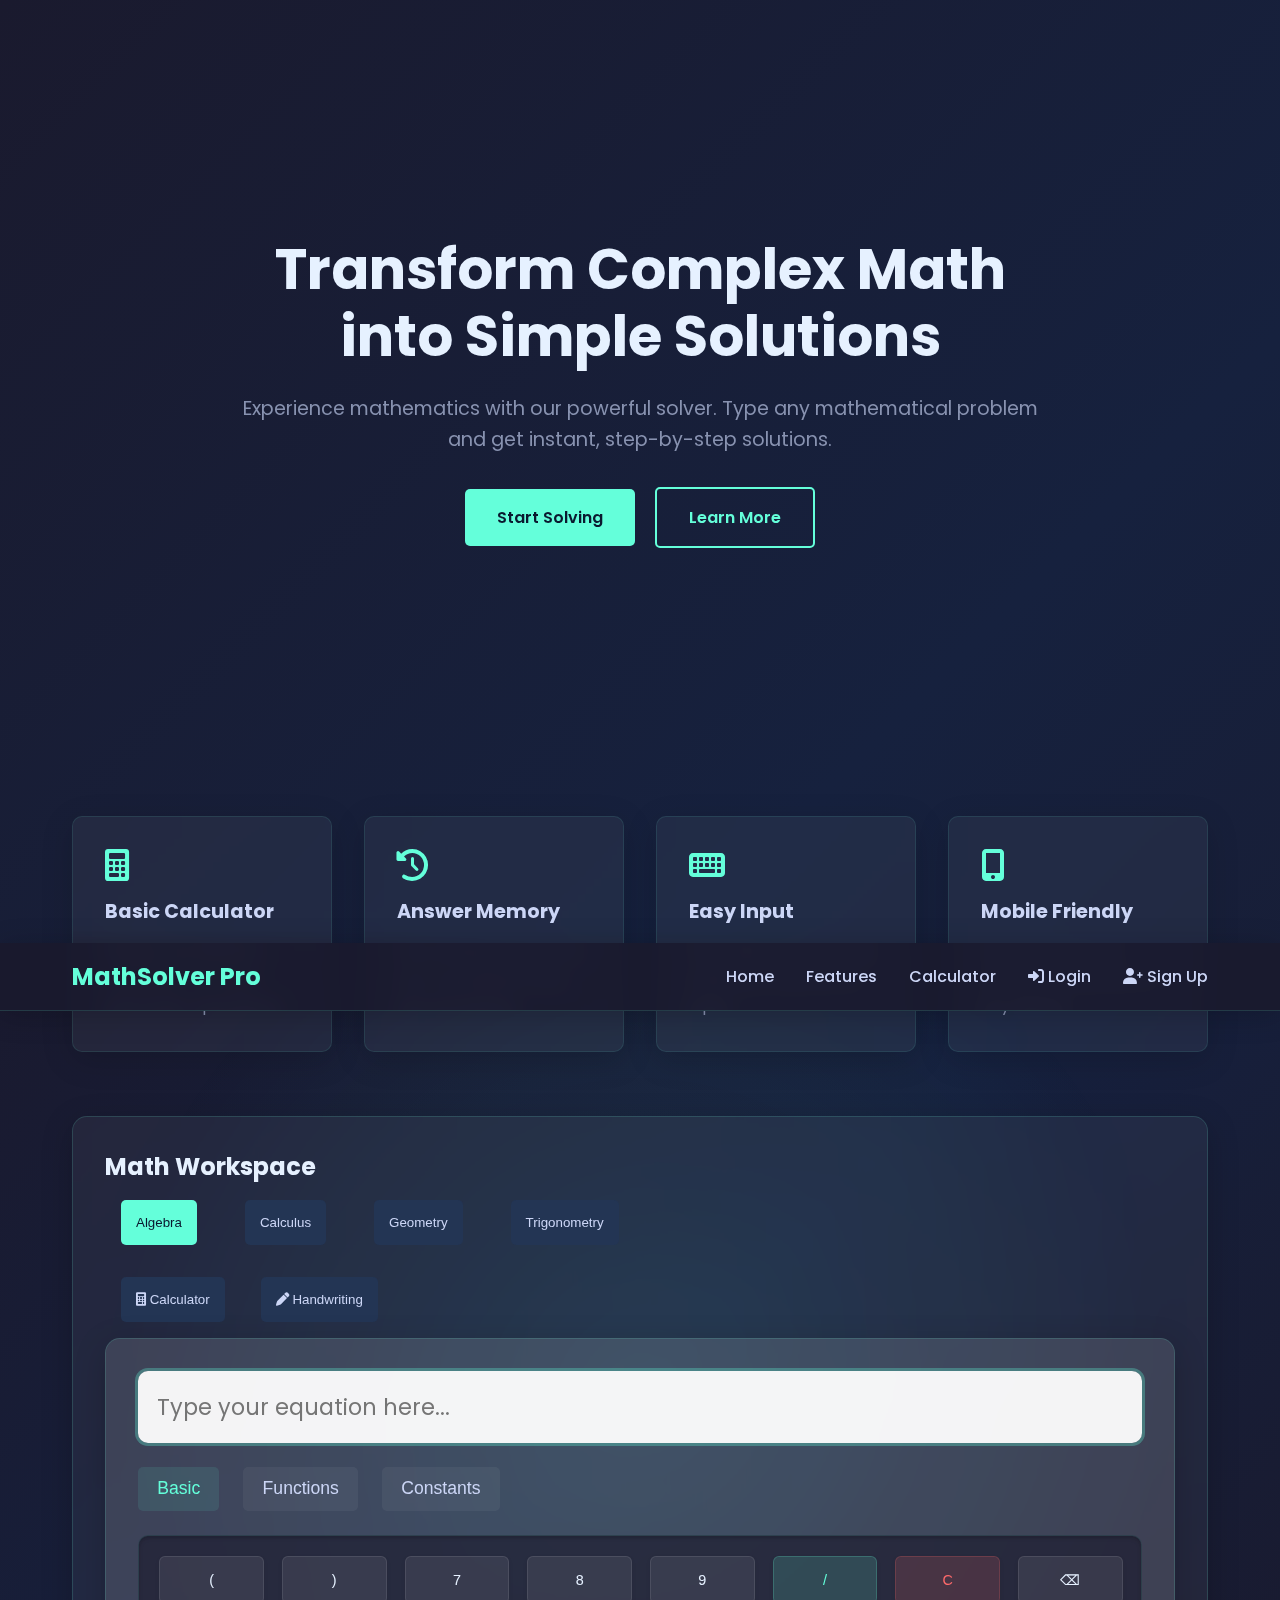
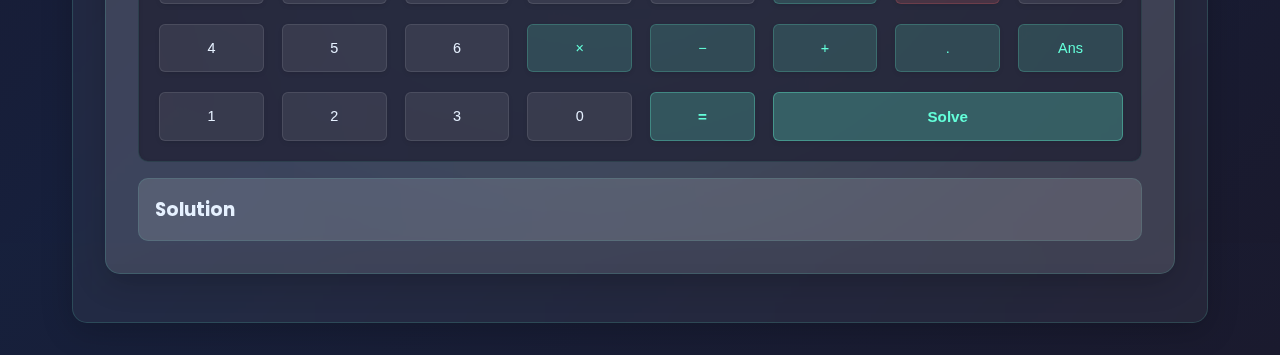
<file: index.html>
<!DOCTYPE html>
<html lang="en">
<head>
    <meta charset="UTF-8">
    <meta name="viewport" content="width=device-width, initial-scale=1.0">
    <title>MathSolver Pro - Smart Mathematics Solutions</title>
    <link href="https://fonts.googleapis.com/css2?family=Poppins:wght@300;400;500;600;700&display=swap" rel="stylesheet">
    <link href="https://cdnjs.cloudflare.com/ajax/libs/font-awesome/6.0.0/css/all.min.css" rel="stylesheet">
    <style>
        .nav-bar {
            position: fixed;
            top: 0;
            left: 0;
            width: 100%;
            background: rgba(26, 26, 46, 0.9);
            padding: 1rem 0;
            z-index: 1000;
            backdrop-filter: blur(10px);
            border-bottom: 1px solid rgba(100, 255, 218, 0.15);
            box-shadow: 0 4px 30px rgba(0, 0, 0, 0.2);
        }

        .nav-content {
            max-width: 1200px;
            margin: 0 auto;
            display: flex;
            justify-content: space-between;
            align-items: center;
            padding: 0 2rem;
        }

        .logo {
            font-size: 1.5rem;
            font-weight: 700;
            color: #64ffda;
            text-decoration: none;
        }

        .nav-links {
            display: flex;
            gap: 2rem;
        }

        .nav-link {
            color: #ccd6f6;
            text-decoration: none;
            font-weight: 500;
            transition: color 0.3s ease;
        }

        .nav-link:hover {
            color: #64ffda;
        }
        .container {
            padding-top: 5rem;
        }

        .hero-section {
            text-align: center;
            min-height: 80vh;
            display: flex;
            align-items: center;
            justify-content: center;
        }

        .hero-content {
            max-width: 800px;
            margin: 0 auto;
        }
        @media (max-width: 768px) {
            .nav-content {
                flex-direction: column;
                gap: 1rem;
                padding: 1rem;
            }

            .nav-links {
                flex-direction: column;
                align-items: center;
                gap: 1rem;
            }

            .container {
                padding-top: 8rem;
            }
        }
    </style>
    <link rel="stylesheet" href="style.css">
</head>
<body>
    <div class="math-background"></div>
    <nav class="nav-bar">
        <div class="nav-content">
            <a href="#" class="logo">MathSolver Pro</a>
            <div class="nav-links">
                <a href="#" class="nav-link">Home</a>
                <a href="#features" class="nav-link">Features</a>
                <a href="#workspace" class="nav-link">Calculator</a>
                <a href="login.html" class="nav-link"><i class="fas fa-sign-in-alt"></i> Login</a>
                <a href="signup.html" class="nav-link"><i class="fas fa-user-plus"></i> Sign Up</a>
            </div>
        </div>
    </nav>
    <div class="container">
        <section class="hero-section">
            <div class="hero-content">
                <h1 class="hero-title">Transform Complex Math into Simple Solutions</h1>
                <p class="hero-subtitle">Experience mathematics with our powerful solver. Type any mathematical problem and get instant, step-by-step solutions.</p>
                <div class="hero-buttons">
                    <a href="#workspace" class="btn btn-primary">Start Solving</a>
                    <a href="#features" class="btn btn-secondary">Learn More</a>
                </div>
            </div>
        </section>

        <section id="features" class="features-grid">
            <div class="feature-card">
                <i class="fas fa-calculator feature-icon"></i>
                <h3 class="feature-title">Basic Calculator</h3>
                <p class="feature-description">Simple and efficient calculator for basic arithmetic operations.</p>
            </div>
            <div class="feature-card">
                <i class="fas fa-history feature-icon"></i>
                <h3 class="feature-title">Answer Memory</h3>
                <p class="feature-description">Use previous answers in new calculations with the Ans button.</p>
            </div>
            <div class="feature-card">
                <i class="fas fa-keyboard feature-icon"></i>
                <h3 class="feature-title">Easy Input</h3>
                <p class="feature-description">Type directly or use the calculator buttons for input.</p>
            </div>
            <div class="feature-card">
                <i class="fas fa-mobile-alt feature-icon"></i>
                <h3 class="feature-title">Mobile Friendly</h3>
                <p class="feature-description">Use the calculator anywhere, anytime, on any device.</p>
            </div>
        </section>

        <section id="workspace" class="math-workspace">
            <h2>Math Workspace</h2>
            
            <div class="math-categories">
                <button class="category-btn active" data-category="algebra">Algebra</button>
                <button class="category-btn" data-category="calculus">Calculus</button>
                <button class="category-btn" data-category="geometry">Geometry</button>
                <button class="category-btn" data-category="trigonometry">Trigonometry</button>
            </div>

            <div class="input-mode-toggle">
                <button class="tool-btn active" data-mode="calculator">
                    <i class="fas fa-calculator"></i> Calculator
                </button>
                <button class="tool-btn" data-mode="handwriting">
                    <i class="fas fa-pen"></i> Handwriting
                </button>
            </div>

            <div id="handwriting-container" class="handwriting-container hidden">
                <div class="tools-container">
                    <button class="tool-btn active"><i class="fas fa-pen"></i> Pen</button>
                    <button class="tool-btn"><i class="fas fa-eraser"></i> Eraser</button>
                    <button class="tool-btn"><i class="fas fa-trash"></i> Clear</button>
                    <button class="tool-btn"><i class="fas fa-calculator"></i> Solve</button>
                </div>
                
                <div class="canvas-container">
                    <canvas id="drawingCanvas" width="800" height="400"></canvas>
                </div>
            </div>

            <div id="calculator-container" class="calculator-container active">
                <input type="text" id="calc-input" class="calculator-input" placeholder="Type your equation here...">
                <div class="calculator-sections">
                    <button class="calculator-section-btn active" data-section="basic">Basic</button>
                    <button class="calculator-section-btn" data-section="functions">Functions</button>
                    <button class="calculator-section-btn" data-section="constants">Constants</button>
                </div>
                <div id="basic-section" class="calculator-grid">
                    <button class="calculator-button" data-value="(">(</button>
                    <button class="calculator-button" data-value=")">)</button>
                    <button class="calculator-button" data-value="7">7</button>
                    <button class="calculator-button" data-value="8">8</button>
                    <button class="calculator-button" data-value="9">9</button>
                    <button class="calculator-button operator" data-value="/">/</button>
                    <button class="calculator-button clear" data-value="C">C</button>
                    <button class="calculator-button" data-value="⌫">⌫</button>
                    
                    <button class="calculator-button" data-value="4">4</button>
                    <button class="calculator-button" data-value="5">5</button>
                    <button class="calculator-button" data-value="6">6</button>
                    <button class="calculator-button operator" data-value="×">×</button>
                    <button class="calculator-button operator" data-value="−">−</button>
                    <button class="calculator-button operator" data-value="+">+</button>
                    <button class="calculator-button operator" data-value=".">.</button>
                    <button class="calculator-button operator" data-value="ans">Ans</button>
                    
                    <button class="calculator-button" data-value="1">1</button>
                    <button class="calculator-button" data-value="2">2</button>
                    <button class="calculator-button" data-value="3">3</button>
                    <button class="calculator-button" data-value="0">0</button>
                    <button class="calculator-button equals" data-value="=">=</button>
                    <button class="calculator-button solve" data-value="Solve">Solve</button>
                </div>
                
                <div id="functions-section" class="calculator-grid" style="display: none;">
                    <button class="calculator-button function" data-value="sin">sin</button>
                    <button class="calculator-button function" data-value="cos">cos</button>
                    <button class="calculator-button function" data-value="tan">tan</button>
                    <button class="calculator-button function" data-value="log">log</button>
                    <button class="calculator-button function" data-value="ln">ln</button>
                    <button class="calculator-button function" data-value="√">√</button>
                    <button class="calculator-button function" data-value="∛">∛</button>
                    <button class="calculator-button function" data-value="x²">x²</button>
                    <button class="calculator-button function" data-value="x³">x³</button>
                    <button class="calculator-button function" data-value="x^n">x^n</button>
                    <button class="calculator-button function" data-value="|x|">|x|</button>
                    <button class="calculator-button function" data-value="n!">n!</button>
                </div>
            
                <div id="constants-section" class="calculator-grid" style="display: none;">
                    <button class="calculator-button function" data-value="π">π</button>
                    <button class="calculator-button function" data-value="e">e</button>
                    <button class="calculator-button function" data-value="φ">φ</button>
                </div>

                <div class="loading">
                    <div class="loading-spinner"></div>
                    <span>Processing equation...</span>
                </div>

                <div class="error-message" id="error-message"></div>

                <div class="result-container">
                    <h3>Solution</h3>
                    <div id="result"></div>
                    <div class="steps-container" id="steps"></div>
                </div>
            </div>
        </section>
    </div>
    <script src="script.js"></script>
</body>
</html>
</file>
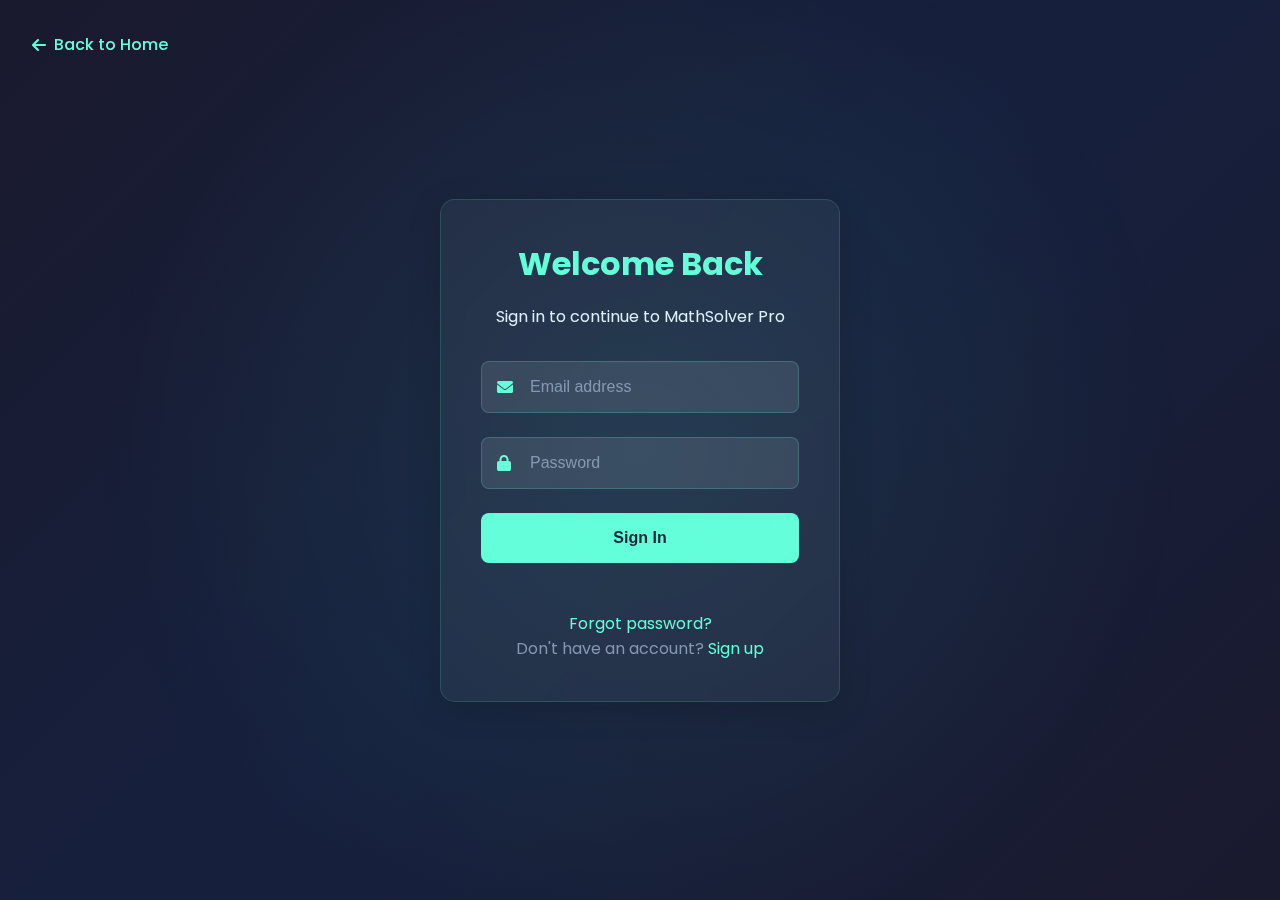
<file: login.html>
<!DOCTYPE html>
<html lang="en">
<head>
    <meta charset="UTF-8">
    <meta name="viewport" content="width=device-width, initial-scale=1.0">
    <title>Login - MathSolver Pro</title>
    <link href="https://fonts.googleapis.com/css2?family=Poppins:wght@300;400;500;600;700&display=swap" rel="stylesheet">
    <link href="https://cdnjs.cloudflare.com/ajax/libs/font-awesome/6.0.0/css/all.min.css" rel="stylesheet">
    <link rel="stylesheet" href="style.css">
    <style>
        .auth-container {
            min-height: 100vh;
            display: flex;
            align-items: center;
            justify-content: center;
            padding: 2rem;
        }

        .auth-card {
            background: rgba(255, 255, 255, 0.05);
            backdrop-filter: blur(10px);
            border: 1px solid rgba(100, 255, 218, 0.15);
            border-radius: 15px;
            padding: 2.5rem;
            width: 100%;
            max-width: 400px;
            box-shadow: 0 8px 32px rgba(0, 0, 0, 0.2);
        }

        .auth-header {
            text-align: center;
            margin-bottom: 2rem;
        }

        .auth-header h1 {
            color: #64ffda;
            font-size: 2rem;
            margin-bottom: 1rem;
        }

        .auth-form {
            display: flex;
            flex-direction: column;
            gap: 1.5rem;
        }

        .form-group {
            position: relative;
        }

        .form-group i {
            position: absolute;
            left: 1rem;
            top: 50%;
            transform: translateY(-50%);
            color: #64ffda;
        }

        .form-input {
            width: 100%;
            padding: 1rem 1rem 1rem 3rem;
            background: rgba(255, 255, 255, 0.1);
            border: 1px solid rgba(100, 255, 218, 0.2);
            border-radius: 8px;
            color: #e6f1ff;
            font-size: 1rem;
            transition: all 0.3s ease;
        }

        .form-input:focus {
            outline: none;
            border-color: #64ffda;
            box-shadow: 0 0 0 2px rgba(100, 255, 218, 0.2);
        }

        .form-input::placeholder {
            color: #8892b0;
        }

        .auth-button {
            background: #64ffda;
            color: #0a192f;
            padding: 1rem;
            border: none;
            border-radius: 8px;
            font-size: 1rem;
            font-weight: 600;
            cursor: pointer;
            transition: all 0.3s ease;
        }

        .auth-button:hover {
            background: #4cd8b2;
            transform: translateY(-2px);
        }

        .auth-links {
            margin-top: 1.5rem;
            text-align: center;
            color: #8892b0;
        }

        .auth-links a {
            color: #64ffda;
            text-decoration: none;
            transition: color 0.3s ease;
        }

        .auth-links a:hover {
            color: #4cd8b2;
        }

        .back-to-home {
            position: absolute;
            top: 2rem;
            left: 2rem;
            color: #64ffda;
            text-decoration: none;
            display: flex;
            align-items: center;
            gap: 0.5rem;
            font-weight: 500;
            transition: all 0.3s ease;
        }

        .back-to-home:hover {
            color: #4cd8b2;
            transform: translateX(-5px);
        }
    </style>
</head>
<body>
    <div class="math-background"></div>
    <a href="index.html" class="back-to-home">
        <i class="fas fa-arrow-left"></i>
        Back to Home
    </a>
    <div class="auth-container">
        <div class="auth-card">
            <div class="auth-header">
                <h1>Welcome Back</h1>
                <p>Sign in to continue to MathSolver Pro</p>
            </div>
            <form class="auth-form" id="loginForm" onsubmit="return handleLogin(event)">
                <div class="form-group">
                    <i class="fas fa-envelope"></i>
                    <input type="email" class="form-input" placeholder="Email address" required>
                </div>
                <div class="form-group">
                    <i class="fas fa-lock"></i>
                    <input type="password" class="form-input" placeholder="Password" required>
                </div>
                <button type="submit" class="auth-button">Sign In</button>
                <div class="auth-links">
                    <a href="#" id="forgotPassword">Forgot password?</a>
                    <p>Don't have an account? <a href="signup.html">Sign up</a></p>
                </div>
            </form>
        </div>
    </div>
    <script src="script.js"></script>
</body>
</html>
</file>
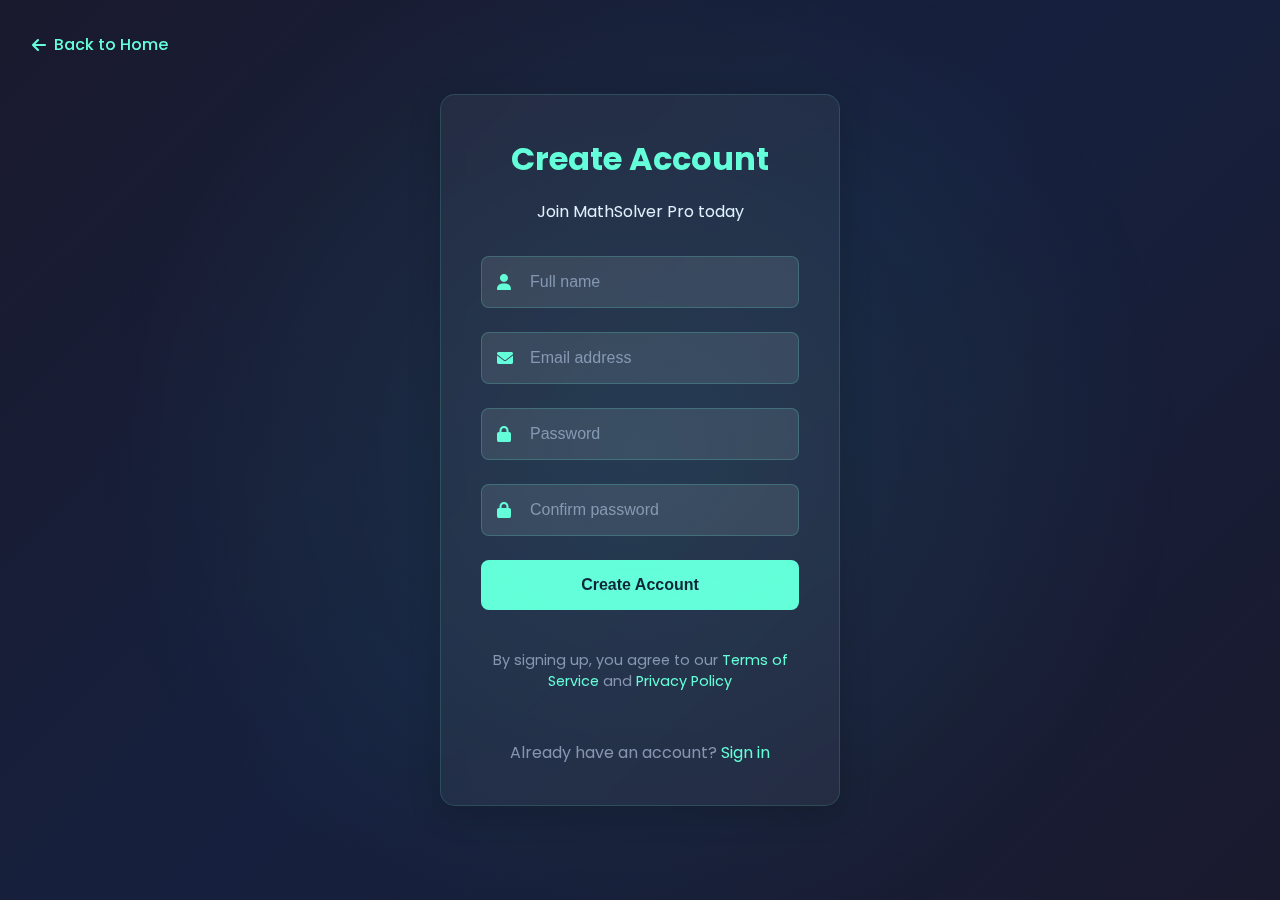
<file: signup.html>
<!DOCTYPE html>
<html lang="en">
<head>
    <meta charset="UTF-8">
    <meta name="viewport" content="width=device-width, initial-scale=1.0">
    <title>Sign Up - MathSolver Pro</title>
    <link href="https://fonts.googleapis.com/css2?family=Poppins:wght@300;400;500;600;700&display=swap" rel="stylesheet">
    <link href="https://cdnjs.cloudflare.com/ajax/libs/font-awesome/6.0.0/css/all.min.css" rel="stylesheet">
    <link rel="stylesheet" href="style.css">
    <style>
        .auth-container {
            min-height: 100vh;
            display: flex;
            align-items: center;
            justify-content: center;
            padding: 2rem;
        }

        .auth-card {
            background: rgba(255, 255, 255, 0.05);
            backdrop-filter: blur(10px);
            border: 1px solid rgba(100, 255, 218, 0.15);
            border-radius: 15px;
            padding: 2.5rem;
            width: 100%;
            max-width: 400px;
            box-shadow: 0 8px 32px rgba(0, 0, 0, 0.2);
        }

        .auth-header {
            text-align: center;
            margin-bottom: 2rem;
        }

        .auth-header h1 {
            color: #64ffda;
            font-size: 2rem;
            margin-bottom: 1rem;
        }

        .auth-form {
            display: flex;
            flex-direction: column;
            gap: 1.5rem;
        }

        .form-group {
            position: relative;
        }

        .form-group i {
            position: absolute;
            left: 1rem;
            top: 50%;
            transform: translateY(-50%);
            color: #64ffda;
        }

        .form-input {
            width: 100%;
            padding: 1rem 1rem 1rem 3rem;
            background: rgba(255, 255, 255, 0.1);
            border: 1px solid rgba(100, 255, 218, 0.2);
            border-radius: 8px;
            color: #e6f1ff;
            font-size: 1rem;
            transition: all 0.3s ease;
        }

        .form-input:focus {
            outline: none;
            border-color: #64ffda;
            box-shadow: 0 0 0 2px rgba(100, 255, 218, 0.2);
        }

        .form-input::placeholder {
            color: #8892b0;
        }

        .auth-button {
            background: #64ffda;
            color: #0a192f;
            padding: 1rem;
            border: none;
            border-radius: 8px;
            font-size: 1rem;
            font-weight: 600;
            cursor: pointer;
            transition: all 0.3s ease;
        }

        .auth-button:hover {
            background: #4cd8b2;
            transform: translateY(-2px);
        }

        .auth-links {
            margin-top: 1.5rem;
            text-align: center;
            color: #8892b0;
        }

        .auth-links a {
            color: #64ffda;
            text-decoration: none;
            transition: color 0.3s ease;
        }

        .auth-links a:hover {
            color: #4cd8b2;
        }

        .back-to-home {
            position: absolute;
            top: 2rem;
            left: 2rem;
            color: #64ffda;
            text-decoration: none;
            display: flex;
            align-items: center;
            gap: 0.5rem;
            font-weight: 500;
            transition: all 0.3s ease;
        }

        .back-to-home:hover {
            color: #4cd8b2;
            transform: translateX(-5px);
        }

        .terms {
            font-size: 0.9rem;
            color: #8892b0;
            text-align: center;
            margin-top: 1rem;
        }

        .terms a {
            color: #64ffda;
            text-decoration: none;
        }

        .terms a:hover {
            color: #4cd8b2;
        }
    </style>
</head>
<body>
    <div class="math-background"></div>
    <a href="index.html" class="back-to-home">
        <i class="fas fa-arrow-left"></i>
        Back to Home
    </a>
    <div class="auth-container">
        <div class="auth-card">
            <div class="auth-header">
                <h1>Create Account</h1>
                <p>Join MathSolver Pro today</p>
            </div>
            <form class="auth-form" id="signupForm" onsubmit="return handleSignup(event)">
                <div class="form-group">
                    <i class="fas fa-user"></i>
                    <input type="text" class="form-input" placeholder="Full name" required>
                </div>
                <div class="form-group">
                    <i class="fas fa-envelope"></i>
                    <input type="email" class="form-input" placeholder="Email address" required>
                </div>
                <div class="form-group">
                    <i class="fas fa-lock"></i>
                    <input type="password" class="form-input" placeholder="Password" required>
                </div>
                <div class="form-group">
                    <i class="fas fa-lock"></i>
                    <input type="password" class="form-input" placeholder="Confirm password" required>
                </div>
                <button type="submit" class="auth-button">Create Account</button>
                <div class="terms">
                    By signing up, you agree to our
                    <a href="#">Terms of Service</a> and
                    <a href="#">Privacy Policy</a>
                </div>
                <div class="auth-links">
                    <p>Already have an account? <a href="login.html">Sign in</a></p>
                </div>
            </form>
        </div>
    </div>
    <script src="script.js"></script>
</body>
</html>
</file>
<file: style.css>
*{
    margin: 0px;
    padding: 0px;
    box-sizing: border-box;
}
body {
    margin: 0;
    padding: 0;
    font-family: 'Poppins', sans-serif;
    background: linear-gradient(135deg, #1a1a2e 0%, #16213e 50%, #1a1a2e 100%);
    color: #e6f1ff;
    min-height: 100vh;
    position: relative;
    overflow-x: hidden;
}

body::before {
    content: '';
    position: fixed;
    top: 0;
    left: 0;
    width: 100%;
    height: 100%;
    background: radial-gradient(circle at 50% 50%, rgba(100, 255, 218, 0.08), transparent 70%);
    pointer-events: none;
    z-index: 1;
    animation: pulseGlow 8s ease-in-out infinite;
}

.math-background {
    position: fixed;
    top: 0;
    left: 0;
    width: 100%;
    height: 100%;
    overflow: hidden;
    z-index: 0;
    background: linear-gradient(135deg, rgba(26, 26, 46, 0.95) 0%, rgba(22, 33, 62, 0.95) 50%, rgba(26, 26, 46, 0.95) 100%);
}

@keyframes pulseGlow {
    0%, 100% { opacity: 0.5; transform: scale(1); }
    50% { opacity: 0.8; transform: scale(1.2); }
}

.container {
    position: relative;
    z-index: 2;
    max-width: 1200px;
    margin: 0 auto;
    padding: 2rem;
}

.nav-bar {
    position: fixed;
    top: 0;
    width: 100%;
    background: rgba(26, 26, 46, 0.9);
    padding: 1rem 0;
    z-index: 1000;
    backdrop-filter: blur(10px);
    border-bottom: 1px solid rgba(100, 255, 218, 0.15);
    box-shadow: 0 4px 30px rgba(0, 0, 0, 0.2);
}

.nav-content {
    max-width: 1200px;
    margin: 0 auto;
    display: flex;
    justify-content: space-between;
    align-items: center;
    padding: 0 2rem;
}

.logo {
    font-size: 1.5rem;
    font-weight: 700;
    color: #64ffda;
    text-decoration: none;
}

.nav-links {
    display: flex;
    gap: 2rem;
}

.nav-link {
    color: #ccd6f6;
    text-decoration: none;
    font-weight: 500;
    transition: color 0.3s ease;
}

.nav-link:hover {
    color: #64ffda;
}

.hero-section {
    display: flex;
    align-items: center;
    justify-content: space-between;
    min-height: 80vh;
    gap: 4rem;
}

.hero-content {
    flex: 1;
}

.hero-title {
    font-size: 3.5rem;
    margin-bottom: 1.5rem;
    color: #e6f1ff;
    line-height: 1.2;
}

.hero-subtitle {
    font-size: 1.2rem;
    color: #8892b0;
    margin-bottom: 2rem;
    line-height: 1.6;
}

.features-grid {
    display: grid;
    grid-template-columns: repeat(auto-fit, minmax(250px, 1fr));
    gap: 2rem;
    margin-top: 4rem;
}

.feature-card {
    background: rgba(255, 255, 255, 0.05);
    border-radius: 10px;
    padding: 2rem;
    transition: transform 0.3s ease;
    border: 1px solid rgba(100, 255, 218, 0.1);
    box-shadow: 0 8px 32px rgba(0, 0, 0, 0.15);
    backdrop-filter: blur(8px);
}

.feature-card:hover {
    transform: translateY(-5px);
    background: rgba(255, 255, 255, 0.07);
    border: 1px solid rgba(100, 255, 218, 0.2);
    box-shadow: 0 12px 40px rgba(0, 0, 0, 0.2);
}

.feature-icon {
    font-size: 2rem;
    color: #64ffda;
    margin-bottom: 1rem;
}

.feature-title {
    font-size: 1.2rem;
    color: #ccd6f6;
    margin-bottom: 1rem;
}

.feature-description {
    color: #8892b0;
    line-height: 1.6;
}

.btn {
    display: inline-block;
    padding: 1rem 2rem;
    border-radius: 5px;
    font-weight: 600;
    text-decoration: none;
    transition: all 0.3s ease;
    cursor: pointer;
}

.btn-primary {
    background: #64ffda;
    color: #0a192f;
}

.btn-primary:hover {
    background: #4cd8b2;
    transform: translateY(-2px);
}

.btn-secondary {
    background: transparent;
    color: #64ffda;
    border: 2px solid #64ffda;
    margin-left: 1rem;
}

.btn-secondary:hover {
    background: rgba(100, 255, 218, 0.1);
}

.math-workspace {
    background: rgba(255, 255, 255, 0.05);
    border-radius: 15px;
    padding: 2rem;
    margin-top: 4rem;
    border: 1px solid rgba(100, 255, 218, 0.15);
    box-shadow: 0 8px 32px rgba(0, 0, 0, 0.2);
    backdrop-filter: blur(8px);
}

.canvas-container {
    background: white;
    border-radius: 10px;
    padding: 1rem;
    margin-bottom: 1rem;
}

#drawingCanvas {
    width: 100%;
    border: none;
    border-radius: 8px;
    background: #fff;
}

.tools-container {
    display: flex;
    gap: 1rem;
    margin-bottom: 1rem;
}

.tool-btn, .category-btn {
    padding: 15px;
    border: none;
    border-radius: 5px;
    background: #233554;
    color: #ccd6f6;
    cursor: pointer;
    transition: all 0.3s ease;
    margin: 1rem;
}

.tool-btn:hover, .category-btn:hover {
    background: #364872;
}

.category-btn.active {
    background: #64ffda;
    color: #0a192f;
}

.math-categories {
    display: flex;
    gap: 1rem;
    flex-wrap: wrap;
}

.error-message {
    color: #ff6b6b;
    margin-top: 1rem;
    padding: 1rem;
    border-radius: 5px;
    background: rgba(255, 107, 107, 0.1);
    display: none;
}

.result-container {
    background: rgba(255, 255, 255, 0.07);
    border: 1px solid rgba(100, 255, 218, 0.1);
    backdrop-filter: blur(4px);
    border-radius: 10px;
    padding: 1rem;
    margin-top: 1rem;
}

.result-text {
    color: #e6f1ff;
    font-size: 1.2rem;
    margin: 1rem 0;
}

.calculator-container {
    background: rgba(255, 255, 255, 0.07);
    border-radius: 15px;
    padding: 2rem;
    margin-bottom: 1rem;
    box-shadow: 0 8px 32px rgba(0, 0, 0, 0.2);
    border: 1px solid rgba(100, 255, 218, 0.15);
    backdrop-filter: blur(8px);
}

.calculator-container.active {
    display: block;
}

.calculator-container.hidden, 
.handwriting-container.hidden {
    display: none;
}

.handwriting-container {
    display: block;
}

.calculator-grid {
    display: grid;
    grid-template-columns: repeat(8, 1fr);
    gap: 18px;
    justify-content: center;
    padding: 1.2rem;
    background: rgba(26, 26, 46, 0.7);
    border-radius: 10px;
    border: 1px solid rgba(100, 255, 218, 0.1);
    box-shadow: inset 0 2px 4px rgba(0, 0, 0, 0.2);
    backdrop-filter: blur(8px);
}

.calculator-button {
    background: rgba(255, 255, 255, 0.08);
    border: 1px solid rgba(255, 255, 255, 0.1);
    box-shadow: 0 2px 4px rgba(0, 0, 0, 0.1);
    min-height: 35px;
    min-width: 35px;
    width: 100%;
    display: flex;
    justify-content: center;
    align-items: center;
    cursor: pointer;
    border-radius: 6px;
    padding: 15px;
    font-size: 0.9rem;
    color: #e6f1ff;
    transition: all 0.2s ease;
    user-select: none;
    position: relative;
    overflow: hidden;
    margin: 1px;
}

.calculator-button:hover {
    background: rgba(100, 255, 218, 0.15);
    border: 1px solid rgba(100, 255, 218, 0.25);
    box-shadow: 0 4px 12px rgba(100, 255, 218, 0.15);
}

.calculator-button.operator {
    background: rgba(100, 255, 218, 0.15);
    border: 1px solid rgba(100, 255, 218, 0.2);
    color: #64ffda;
    font-weight: 500;
}

.calculator-button.function {
    background: rgba(129, 161, 193, 0.15);
    border: 1px solid rgba(129, 161, 193, 0.2);
    color: #81a1c1;
    font-weight: 500;
    font-size: 0.8rem;
    padding: 4px 2px;
}

.calculator-button.clear {
    background: rgba(255, 107, 107, 0.15);
    border: 1px solid rgba(255, 107, 107, 0.2);
    color: #ff6b6b;
    font-weight: 500;
}

.calculator-button.equals {
    background: rgba(100, 255, 218, 0.2);
    border: 1px solid rgba(100, 255, 218, 0.3);
    color: #64ffda;
    font-weight: 600;
    font-size: 0.95rem;
}

.calculator-button.solve {
    background: rgba(100, 255, 218, 0.25);
    border: 1px solid rgba(100, 255, 218, 0.35);
    color: #64ffda;
    font-weight: 600;
    font-size: 0.95rem;
    grid-column: span 3;
}

.calculator-button.solve:hover {
    background: rgba(100, 255, 218, 0.35);
    border: 1px solid rgba(100, 255, 218, 0.45);
    box-shadow: 0 4px 12px rgba(100, 255, 218, 0.25);
}

.calculator-button.disabled {
    opacity: 0.5;
    cursor: not-allowed;
    pointer-events: none;
}

.calculator-button.disabled:hover {
    background: rgba(255, 255, 255, 0.08);
    border: 1px solid rgba(255, 255, 255, 0.1);
    box-shadow: none;
}

.calculator-sections {
    display: flex;
    gap: 1.5rem;
    margin-bottom: 1.5rem;
}

.calculator-section-btn {
    padding: 0.7rem 1.2rem;
    background: rgba(255, 255, 255, 0.05);
    border: none;
    border-radius: 5px;
    color: #ccd6f6;
    cursor: pointer;
    transition: all 0.3s ease;
    font-size: 1.1rem;
}

.calculator-section-btn.active {
    background: rgba(100, 255, 218, 0.1);
    color: #64ffda;
}

.calculator-section-btn.disabled {
    opacity: 0.5;
    cursor: not-allowed;
    pointer-events: none;
}
.loading {
    display: none;
    align-items: center;
    justify-content: center;
    gap: 0.5rem;
    color: #64ffda;
}

.loading-spinner {
    width: 20px;
    height: 20px;
    border: 2px solid #64ffda;
    border-top: 2px solid transparent;
    border-radius: 50%;
    animation: spin 1s linear infinite;
}

@keyframes spin {
    0% { transform: rotate(0deg); }
    100% { transform: rotate(360deg); }
}

@media (max-width: 768px) {
    .hero-section {
        flex-direction: column;
        text-align: center;
    }

    .hero-title {
        font-size: 2.5rem;
    }

    .nav-content {
        flex-direction: column;
        gap: 1rem;
    }

    .nav-links {
        flex-direction: column;
        align-items: center;
    }

    .calculator-grid {
        grid-template-columns: repeat(4, 1fr);
        gap: 10px;
        padding: 1rem;
    }
    
    .calculator-button {
        min-height: 32px;
        min-width: 32px;
        font-size: 0.85rem;
        padding: 4px;
        margin: 1px;
    }

    .calculator-sections {
        flex-wrap: wrap;
        gap: 10px;
    }
}

.calculator-input {
    width: 100%;
    padding: 1.2rem;
    font-size: 1.4rem;
    background: rgba(255, 255, 255, 0.95);
    border: none;
    border-radius: 10px;
    margin-bottom: 1.5rem;
    font-family: 'Poppins', sans-serif;
    box-shadow: inset 0 2px 4px rgba(0, 0, 0, 0.1);
    color: #0a192f;
    transition: all 0.3s ease;
}

.calculator-input:focus {
    outline: none;
    box-shadow: 0 0 0 3px rgba(100, 255, 218, 0.3);
}

.user-menu {
    display: flex;
    align-items: center;
    gap: 1rem;
}

.user-email {
    color: #64ffda;
    font-weight: 500;
}

.auth-error {
    background: rgba(255, 99, 71, 0.1);
    border: 1px solid rgba(255, 99, 71, 0.3);
    color: #ff6347;
    padding: 1rem;
    border-radius: 8px;
    margin-bottom: 1rem;
    display: none;
}

.auth-success {
    background: rgba(100, 255, 218, 0.1);
    border: 1px solid rgba(100, 255, 218, 0.3);
    color: #64ffda;
    padding: 1rem;
    border-radius: 8px;
    margin-bottom: 1rem;
    display: none;
}

@media (max-width: 768px) {
    .user-menu {
        flex-direction: column;
        align-items: center;
        gap: 0.5rem;
    }

    .back-to-home {
        top: 1rem;
        left: 1rem;
    }

    .auth-container {
        padding: 1rem;
    }

    .auth-card {
        padding: 1.5rem;
    }
}
</file>
